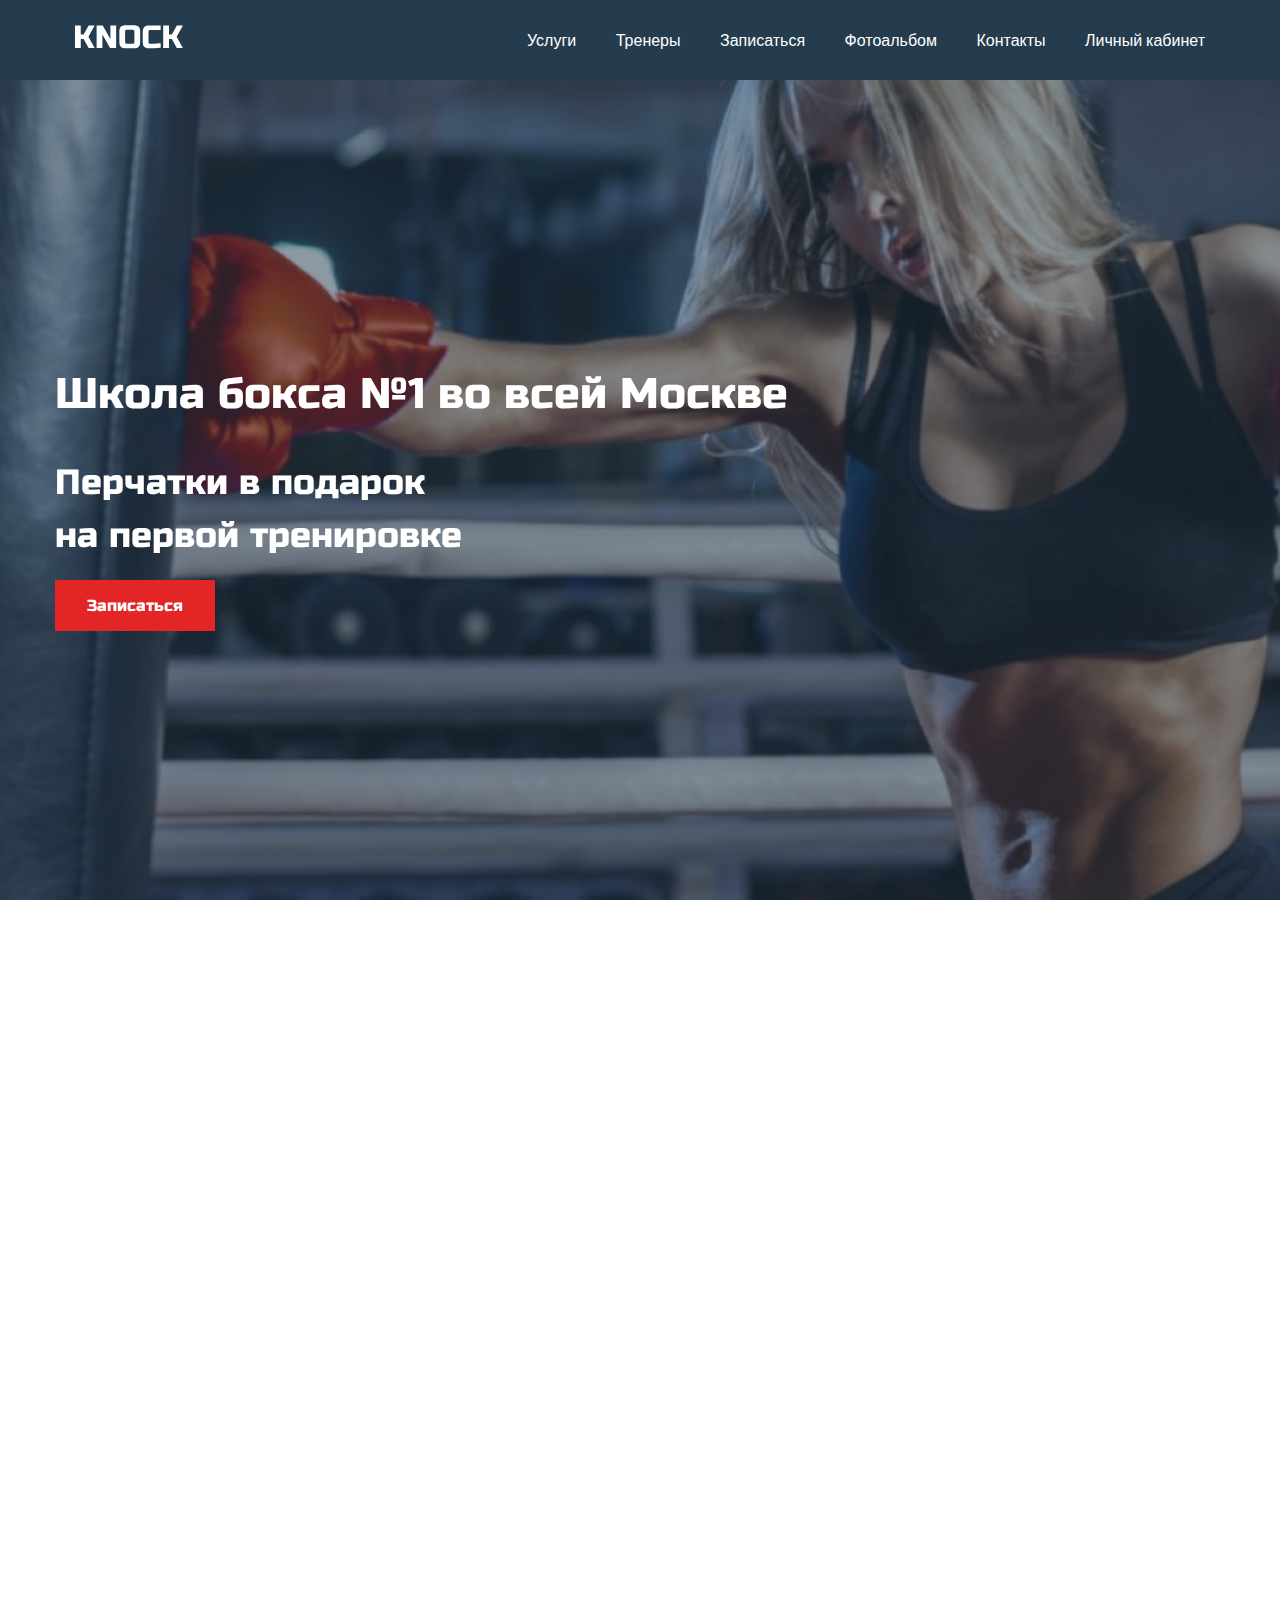
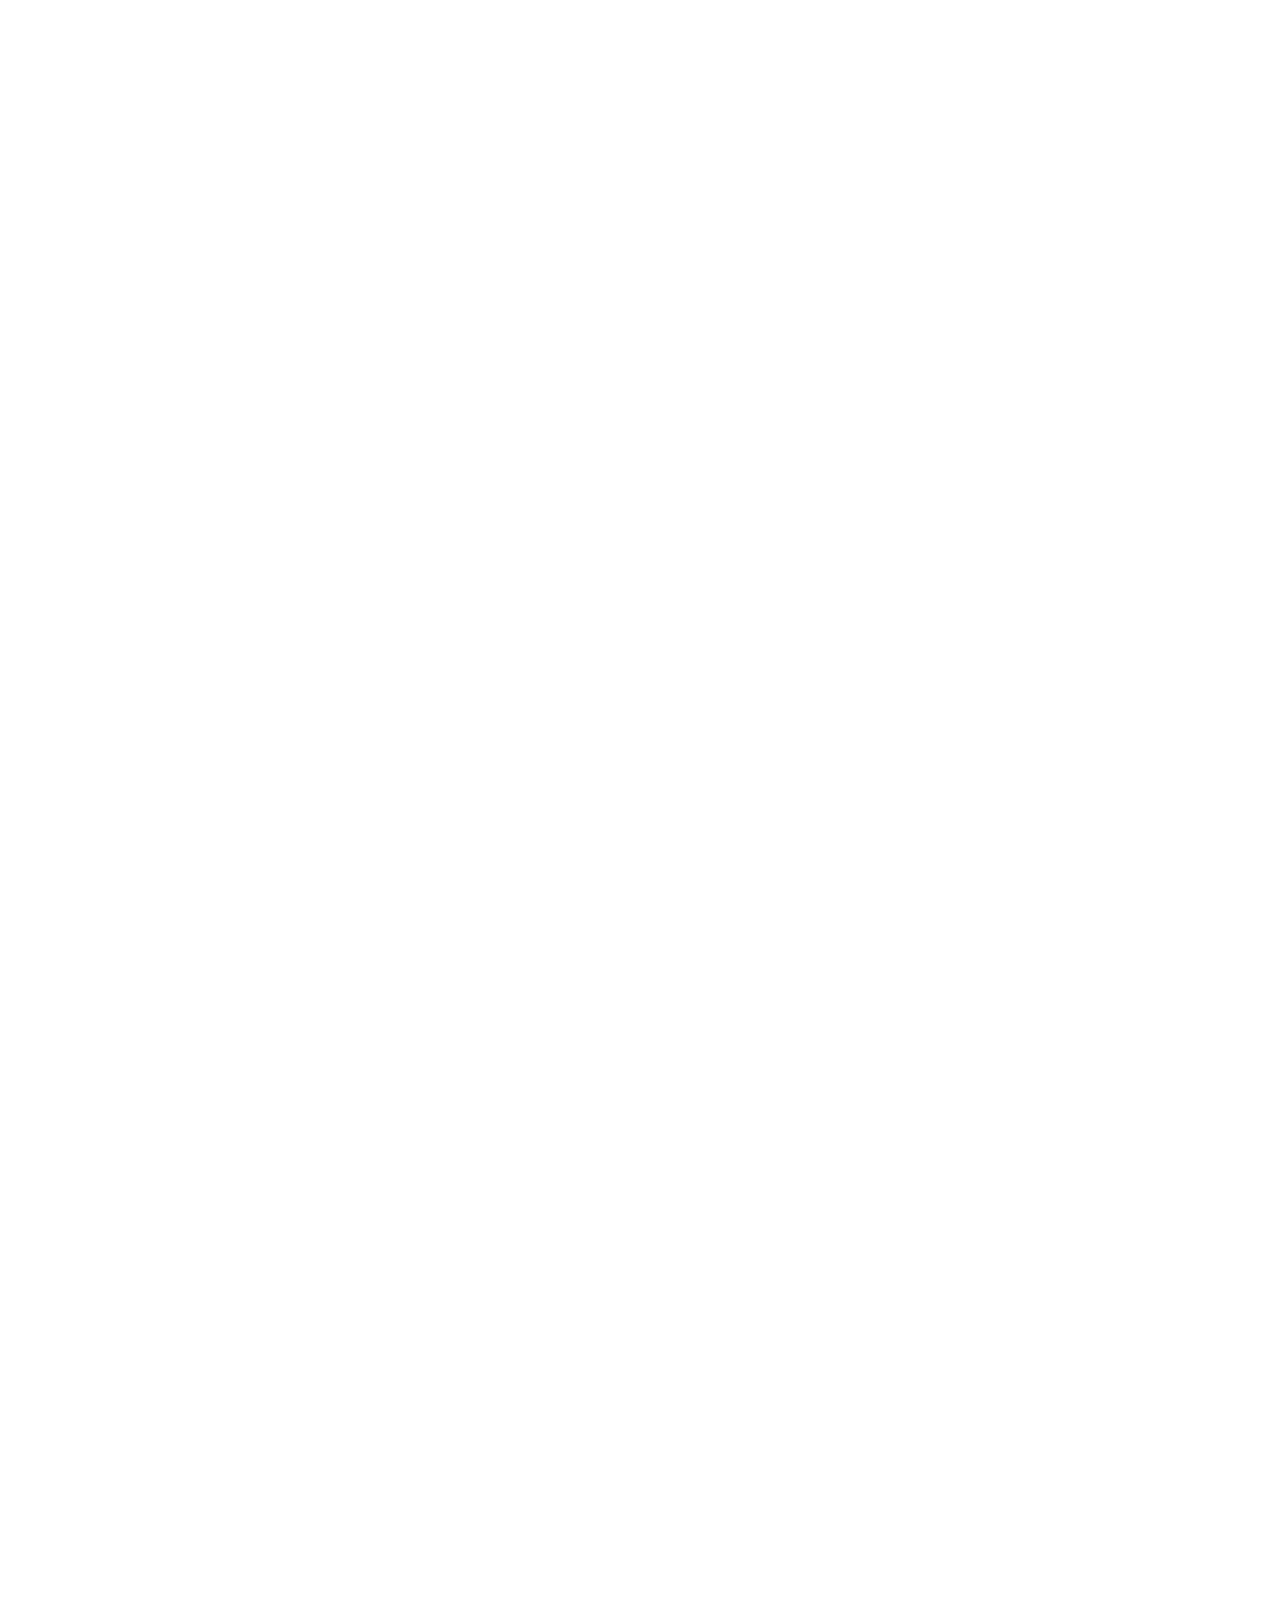
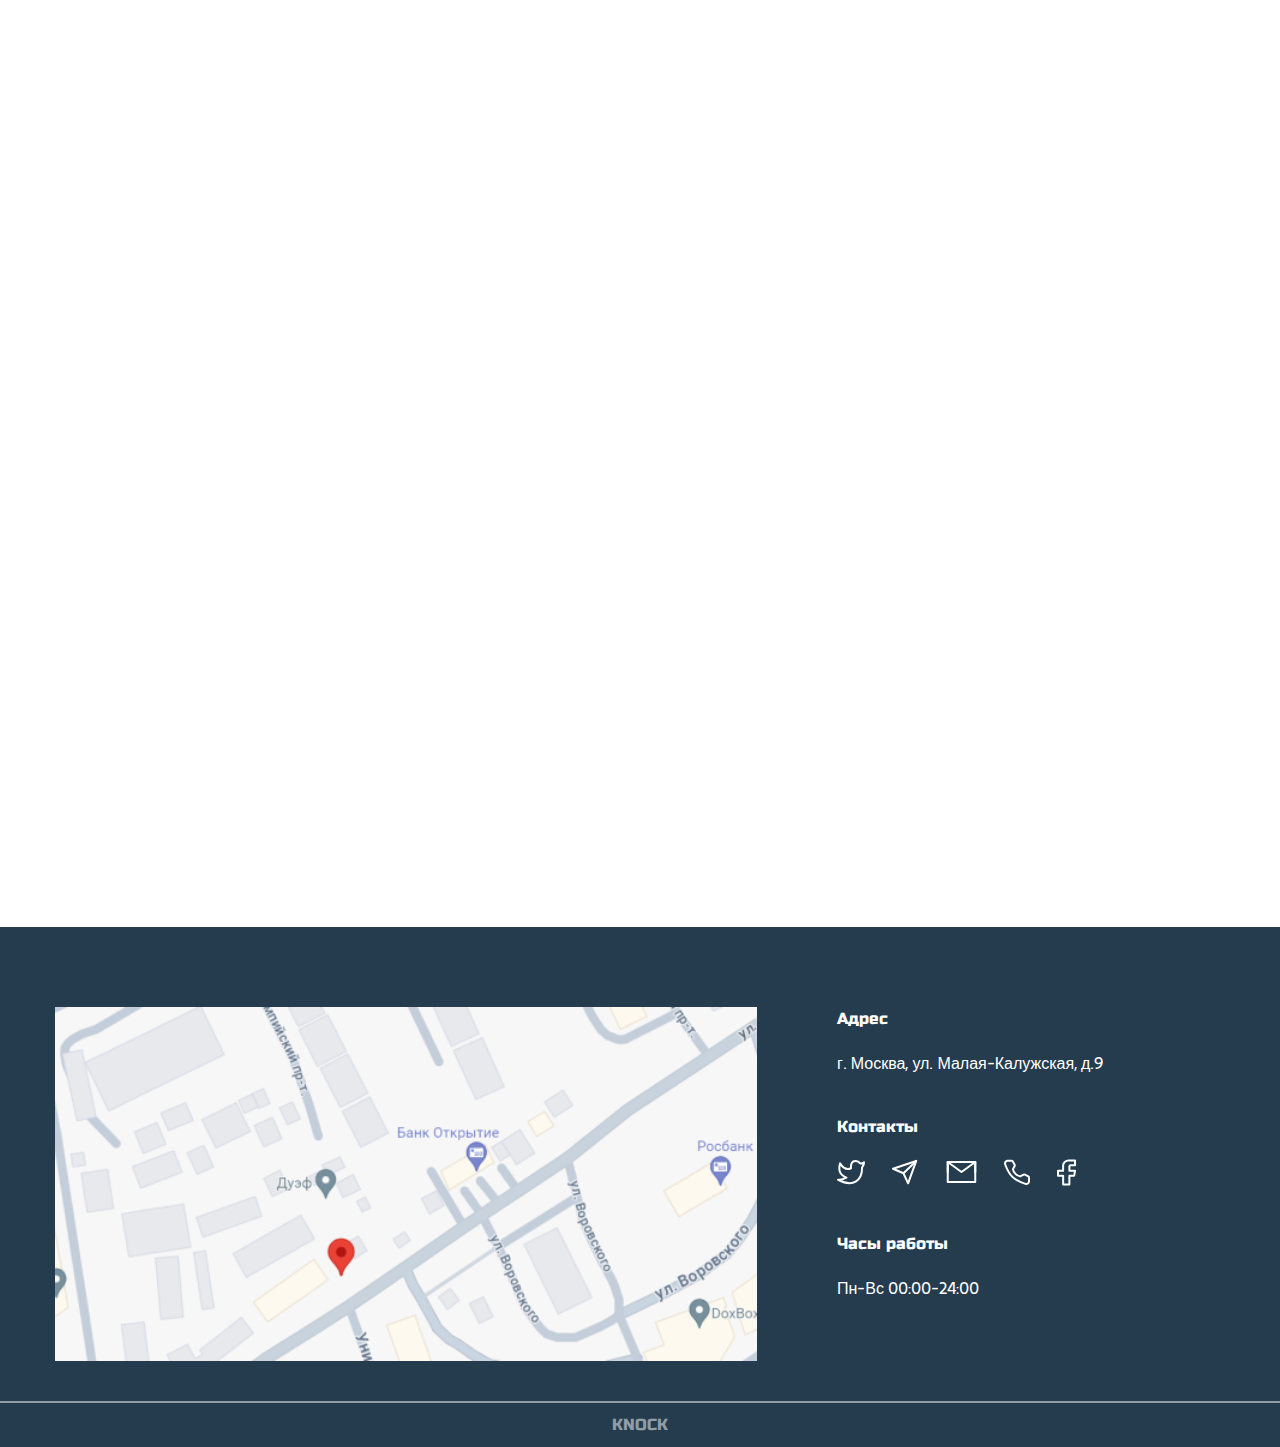
<file: frontend/pages/index.html>
<!doctype html>
<html lang="ru">
<head>
    <meta charset="UTF-8">
    <meta name="viewport" content="width=device-width, user-scalable=no, initial-scale=1.0, maximum-scale=1.0, minimum-scale=1.0">
    <meta http-equiv="X-UA-Compatible" content="ie=edge">
    <script src="../scripts/common/jquery-3.7.1.min.js"></script>
    <link rel="stylesheet" href="../styles/common/bootstrap.css">
    <link href="https://unpkg.com/aos@2.3.1/dist/aos.css" rel="stylesheet">
    <link rel="stylesheet" href="../styles/common/fonts.css">
    <link rel="stylesheet" href="../styles/common/initial-styles.css">
    <link rel="stylesheet" href="../styles/common/preloader.css">
    <link rel="stylesheet" href="../styles/common/nav.css">
    <link rel="stylesheet" href="../styles/landing/header.css">
    <link rel="stylesheet" href="../styles/landing/about-us.css">
    <link rel="stylesheet" href="../styles/landing/our-services.css">
    <link rel="stylesheet" href="../styles/landing/our-coaches.css">
    <link rel="stylesheet" href="../styles/landing/sign-training.css">
    <link rel="stylesheet" href="../styles/landing/photo-album.css">
    <link rel="stylesheet" href="../styles/landing/footer.css">
    <link rel="shortcut icon" href="../images/favicon/logo.svg" type="image/x-icon">
    <title>Школа бокса</title>
</head>
<body>
    <div class="preloader">
        <ul class="preloader__container">
            <li class="preloader__li" id="a"></li>
            <li class="preloader__li" id="b"></li>
            <li class="preloader__li" id="c"></li>
            <li class="preloader__li" id="d"></li>
            <li class="preloader__li" id="e"></li>
            <li class="preloader__li" id="f"></li>
            <li class="preloader__li" id="g"></li>
            <li class="preloader__li" id="h"></li>
            <li class="preloader__li" id="i"></li>
        </ul>
    </div>

    <nav class="nav">
        <div class="container">
            <div class="row nav__container">
                <div class="col-4 col-md-6 nav__logo">
                    <img src="../images/favicon/logo.svg" alt="logo">
                </div>
                <div class="col-md-6 nav__burger"><span></span></div>
                <ul class="col-8 col-md-12 nav__ul">
                    <li class="nav__li">
                        <a class="nav__li_font" href="#our-services">Услуги</a>
                    </li>
                    <li class="nav__li">
                        <a class="nav__li_font" href="#coaches">Тренеры</a>
                    </li>
                    <li class="nav__li">
                        <a class="nav__li_font" href="#training">Записаться</a>
                    </li>
                    <li class="nav__li">
                        <a class="nav__li_font" href="#photo">Фотоальбом</a>
                    </li>
                    <li class="nav__li">
                        <a class="nav__li_font" href="#footer">Контакты</a>
                    </li>
                    <li class="nav__li">
                        <a class="nav__li_font" href="account.html">Личный кабинет</a>
                    </li>
                </ul>
            </div>
        </div>
    </nav>

    <header class="header">
        <div class="container">
            <div class="row header__container">
                <h1 class="col-12 header_heading">Школа бокса №1 во всей Москве</h1>

                <p class="col-12 header_font">Перчатки в подарок<br>на первой тренировке</p>

                <div class="col-12">
                    <a class="header_button-style" href="#training">Записаться</a>
                </div>
            </div>
        </div>
    </header>

    <main>
        <section class="container" data-aos="flip-left">
            <div class="row about-us">
                <div class="about-us__box">
                    <img class="about-us__box_size" src="../images/landing/about-us/boxing.svg" alt="boxing">
                    <p class="about-us_font">Собственные методики</p>
                </div>
                <div class="about-us__box">
                    <img class="about-us__box_size" src="../images/landing/about-us/calendar.svg" alt="boxing">
                    <p class="about-us_font">Гибкий график</p>
                </div>
                <div class="about-us__box">
                    <img class="about-us__box_size" src="../images/landing/about-us/map-marker.svg" alt="boxing">
                    <p class="about-us_font">Удобное расположение</p>
                </div>
                <div class="about-us__box">
                    <img class="about-us__box_size" src="../images/landing/about-us/car.svg" alt="boxing">
                    <p class="about-us_font">Бесплатная парковка</p>
                </div>
            </div>
        </section>

        <section class="our-services" id="our-services" data-aos="flip-left">
            <div class="container">
                <div class="row our-services__container">
                    <h2 class="col-12 heading heading_font">Наши услуги</h2>
                    <div class="service">
                        <h3 class="service_heading">Индивидуальные тренировки</h3>
                        <div class="service__text-box">
                            <p>Разовое посещение</p>
                            <p>1000 руб.</p>
                        </div>
                        <div class="service__text-box">
                            <p>Абонимент на 8 посещений</p>
                            <p>9000 руб.</p>
                        </div>
                        <div class="service__text-box">
                            <p>Абонимент на 15 посещений</p>
                            <p>11000 руб.</p>
                        </div>
                        <a class="service__button service__button_style" href="#training">Записаться</a>
                    </div>
                    <div class="service">
                        <h3 class="service_heading">Групповые тренировки</h3>
                        <div class="service__text-box">
                            <p>Разовое посещение</p>
                            <p>1000 руб.</p>
                        </div>
                        <div class="service__text-box">
                            <p>Абонимент на 8 посещений</p>
                            <p>9000 руб.</p>
                        </div>
                        <div class="service__text-box">
                            <p>Абонимент на 15 посещений</p>
                            <p>11000 руб.</p>
                        </div>
                            <a class="service__button service__button_style" href="#training">Записаться</a>
                    </div>
                </div>
            </div>
        </section>

        <section class="container coaches" id="coaches" data-aos="flip-left">
            <h2 class="col-12 heading heading_font">Наши тренеры</h2>

            <div class="row slider">
                <div class="col-12 slider__length">
                    <div class="slider__card">
                        <img class="slider__image" src="../images/landing/our-coaches/coach-1.png" alt="coaches">
                        <div class="slider__info-box">
                            <h4 class="slider__info-box_heading">Родионов Дмитрий</h4>
                            <p class="slider__info-box_font">Тренер по боксу<br>Стаж: 5 лет</p>
                        </div>
                    </div>

                    <div class="slider__card">
                        <img class="slider__image" src="../images/landing/our-coaches/coach-2.png" alt="coaches">
                        <div class="slider__info-box">
                            <h4 class="slider__info-box_heading">Дашкова Елизавета</h4>
                            <p class="slider__info-box_font">Инструктор по боксу<br>Стаж: 21 год</p>
                        </div>
                    </div>

                    <div class="slider__card">
                        <img class="slider__image" src="../images/landing/our-coaches/coach-3.png" alt="coaches">
                        <div class="slider__info-box">
                            <h4 class="slider__info-box_heading">Дмитриев Родион</h4>
                            <p class="slider__info-box_font">Тренер по боксу<br>Стаж: 7 лет</p>
                        </div>
                    </div>
                </div>
            </div>

            <div class="coaches__switches">
                <div class="coaches__ellipse">
                    <div class="coaches__ellipse_big"></div>
                    <div class="coaches__ellipse_mini"></div>
                </div>
            </div>
        </section>

        <section class="training" id="training" data-aos="flip-left">
            <div class="container">
                <form class="row training__container" method="POST" action="log.html">
                    <h4 class="col-12 training_heading">Запись на тренировку</h4>

                    <fieldset class="training__select">
                        <select class="col-12 training__select_style" name="type">
                            <option value="" disabled>Вид тренировки</option>
                            <option value="individual">Индивидуальная</option>
                            <option value="group">Групповая</option>
                        </select>
                        <img class="training__select_arrow" src="../images/general/arrow.svg" alt="arrow">
                    </fieldset>

                    <fieldset class="training__select">
                        <select class="col-12 training__select_style" name="name">
                            <option value="" disabled>ФИО тренера</option>
                            <option value="rodionov">Родионов Дмитрий</option>
                            <option value="dashkova">Дашкова Елизавета</option>
                            <option value="dmitriev">Дмитриев Родион</option>
                        </select>
                        <img class="training__select_arrow" src="../images/general/arrow.svg" alt="arrow">
                    </fieldset>

                    <fieldset class="training__select">
                        <select class="col-12 training__select_style" name="time">
                            <option value="time" disabled>Время тренировки</option>
                            <option value="9">9:00</option>
                            <option value="14">14:00</option>
                            <option value="19">19:00</option>
                        </select>
                        <img class="training__select_arrow" src="../images/general/arrow.svg" alt="arrow">
                    </fieldset>

                    <input class="col-12 training__submit training__submit_style" type="submit" value="Записаться">
                </form>
            </div>
        </section>

        <section class="container photo" id="photo" data-aos="flip-left">
            <h2 class="col-12 heading heading_font">Фотоальбом</h2>
            <div class="row photo__container">
                <div class="photo__box-image">
                    <img src="../images/landing/photo-album/photo-1.png" alt="photo">
                </div>
                <div class="photo__box-image">
                    <img src="../images/landing/photo-album/photo-2.png" alt="photo">
                </div>
                <div class="photo__box-image">
                    <img src="../images/landing/photo-album/photo-3.png" alt="photo">
                </div>
                <div class="photo__box-image">
                    <img src="../images/landing/photo-album/photo-4.png" alt="photo">
                </div>
                <div class="photo__box-image">
                    <img src="../images/landing/photo-album/photo-5.png" alt="photo">
                </div>
                <div class="photo__box-image">
                    <img src="../images/landing/photo-album/photo-6.png" alt="photo">
                </div>
                <div class="photo__box-image">
                    <img src="../images/landing/photo-album/photo-7.png" alt="photo">
                </div>
                <div class="photo__box-image">
                    <img src="../images/landing/photo-album/photo-8.png" alt="photo">
                </div>
            </div>
        </section>
    </main>

    <footer class="footer" id="footer">
        <div class="container">
            <div class="row footer__container">
                <div class="col-7 col-md-12 footer__map">
                    <img class="footer__map_size" src="../images/landing/footer/map.png" alt="map">
                </div>

                <div class="col-5 col-md-12 footer__info">
                    <h5 class="footer__info_heading">Адрес</h5>
                    <p class="footer__info_text">г. Москва, ул. Малая-Калужская, д.9</p>
                    <h5 class="footer__info_heading">Контакты</h5>
                    <ul class="footer__link-ul">
                        <li>
                            <a href="#">
                                <img class="footer__link-ul_size" src="../images/landing/footer/twitter.svg" alt="twitter">
                            </a>
                        </li>
                        <li>
                            <a href="#">
                                <img class="footer__link-ul_size" src="../images/landing/footer/telegram.svg" alt="telegram">
                            </a>
                        </li>
                        <li>
                            <a href="#">
                                <img class="footer__link-ul_size" src="../images/landing/footer/mail.svg" alt="mail">
                            </a>
                        </li>
                        <li>
                            <a href="#">
                                <img class="footer__link-ul_size" src="../images/landing/footer/telephone.svg" alt="telephone">
                            </a>
                        </li>
                        <li>
                            <a href="#">
                                <img class="footer__link-ul_size" src="../images/landing/footer/facebook.svg" alt="facebook">
                            </a>
                        </li>
                    </ul>
                    <h5 class="footer__info_heading">Часы работы</h5>
                    <p class="footer__info_text">Пн-Вс 00:00-24:00</p>
                </div>
            </div>
        </div>
        <div class="col-12 footer__down">
            <h5 class="footer__down_font">Knock</h5>
        </div>
    </footer>

    <script src="https://unpkg.com/aos@2.3.1/dist/aos.js"></script>
    <script>AOS.init();</script>
    <script src="../scripts/common/preloader.js"></script>
    <script src="../scripts/common/burger-class.js"></script>
    <script src="../scripts/common/burger.js"></script>
    <script src="../scripts/landing/slider-class.js"></script>
    <script src="../scripts/landing/slider-coaches.js"></script>
</body>
</html>
</file>
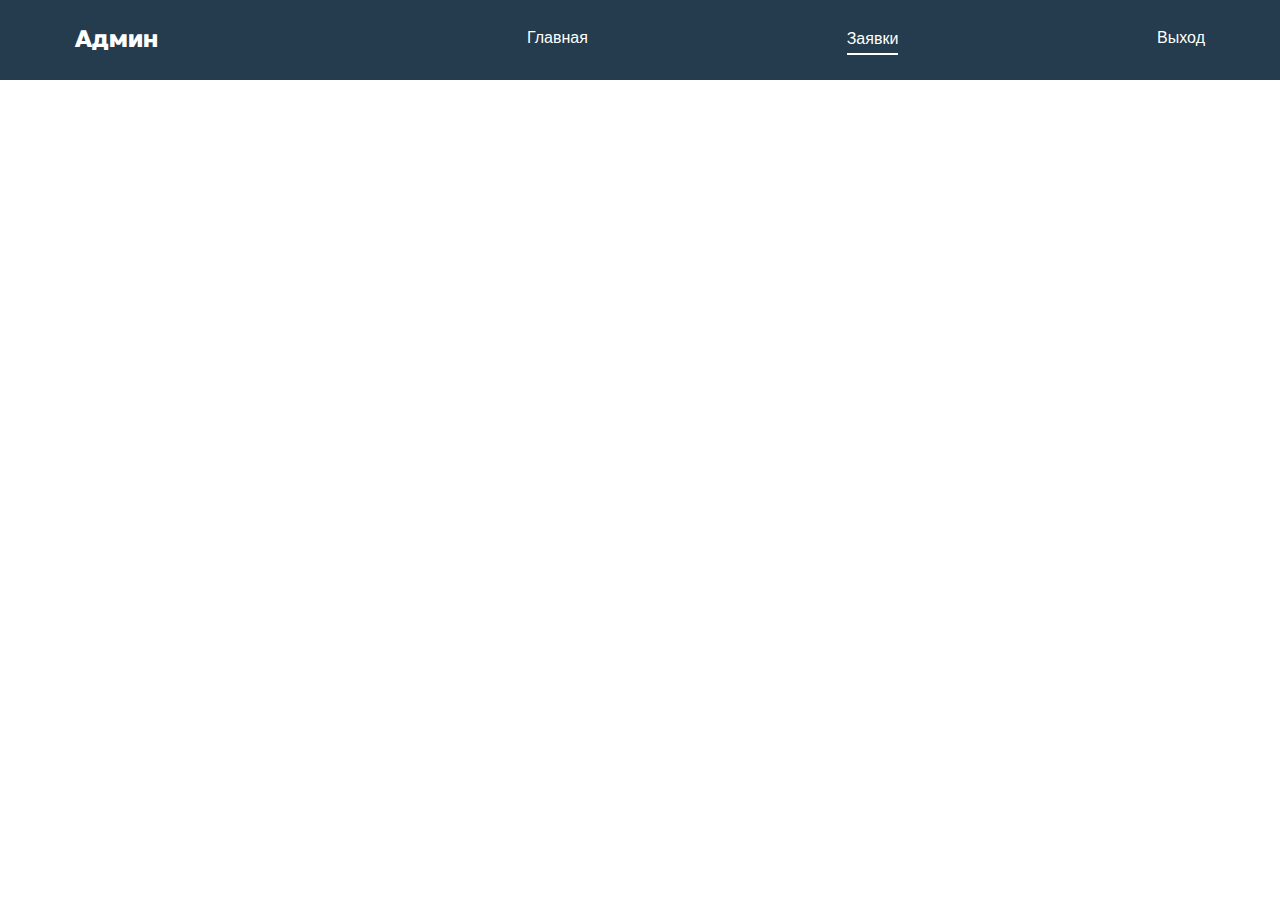
<file: frontend/pages/admin.html>
<!DOCTYPE html>
<html lang="en">
<head>
    <meta charset="UTF-8">
    <meta name="viewport" content="width=device-width, user-scalable=no, initial-scale=1.0, maximum-scale=1.0, minimum-scale=1.0">
    <meta http-equiv="X-UA-Compatible" content="ie=edge">
    <script src="../scripts/common/jquery-3.7.1.min.js"></script>
    <link rel="stylesheet" href="../styles/common/bootstrap.css">
    <link rel="stylesheet" href="../styles/common/fonts.css">
    <link rel="stylesheet" href="../styles/common/initial-styles.css">
    <link rel="stylesheet" href="../styles/common/preloader.css">
    <link rel="stylesheet" href="../styles/common/nav.css">
    <link rel="stylesheet" href="../styles/account/users/account.css">
    <link rel="stylesheet" href="../styles/landing/sign-training.css">
    <link rel="shortcut icon" href="../images/favicon/logo.svg" type="image/x-icon">
    <title>Админ</title>
</head>
<body>
    <div class="preloader">
        <ul class="preloader__container">
            <li class="preloader__li" id="a"></li>
            <li class="preloader__li" id="b"></li>
            <li class="preloader__li" id="c"></li>
            <li class="preloader__li" id="d"></li>
            <li class="preloader__li" id="e"></li>
            <li class="preloader__li" id="f"></li>
            <li class="preloader__li" id="g"></li>
            <li class="preloader__li" id="h"></li>
            <li class="preloader__li" id="i"></li>
        </ul>
    </div>

    <nav class="nav">
        <div class="container">
            <div class="row nav__container">
                <div class="col-4 col-md-6 nav__logo">
                    <h2 class="nav_heading">Админ</h2>
                </div>
                <div class="col-md-6 nav__burger"><span></span></div>
                <ul class="col-8 col-md-12 nav__ul">
                    <li class="nav__li">
                        <a class="nav__li_font" href="index.html">Главная</a>
                    </li>
                    <li class="nav__li">
                        <button class="nav__li_font nav__li_font_active">Заявки</button>
                    </li>
                    <li class="nav__li">
                        <a class="nav__li_font" href="log.html">Выход</a>
                    </li>
                </ul>
            </div>
        </div>
    </nav>

    <main class="container account" data-admin data-applications-available></main>

    <script src="../scripts/common/preloader.js"></script>
    <script src="../scripts/common/burger-class.js"></script>
    <script src="../scripts/common/burger.js"></script>
    <script src="../scripts/account/list-applications.js"></script>
    <script src="../scripts/account/change-user-application.js"></script>
</body>
</html>
</file>
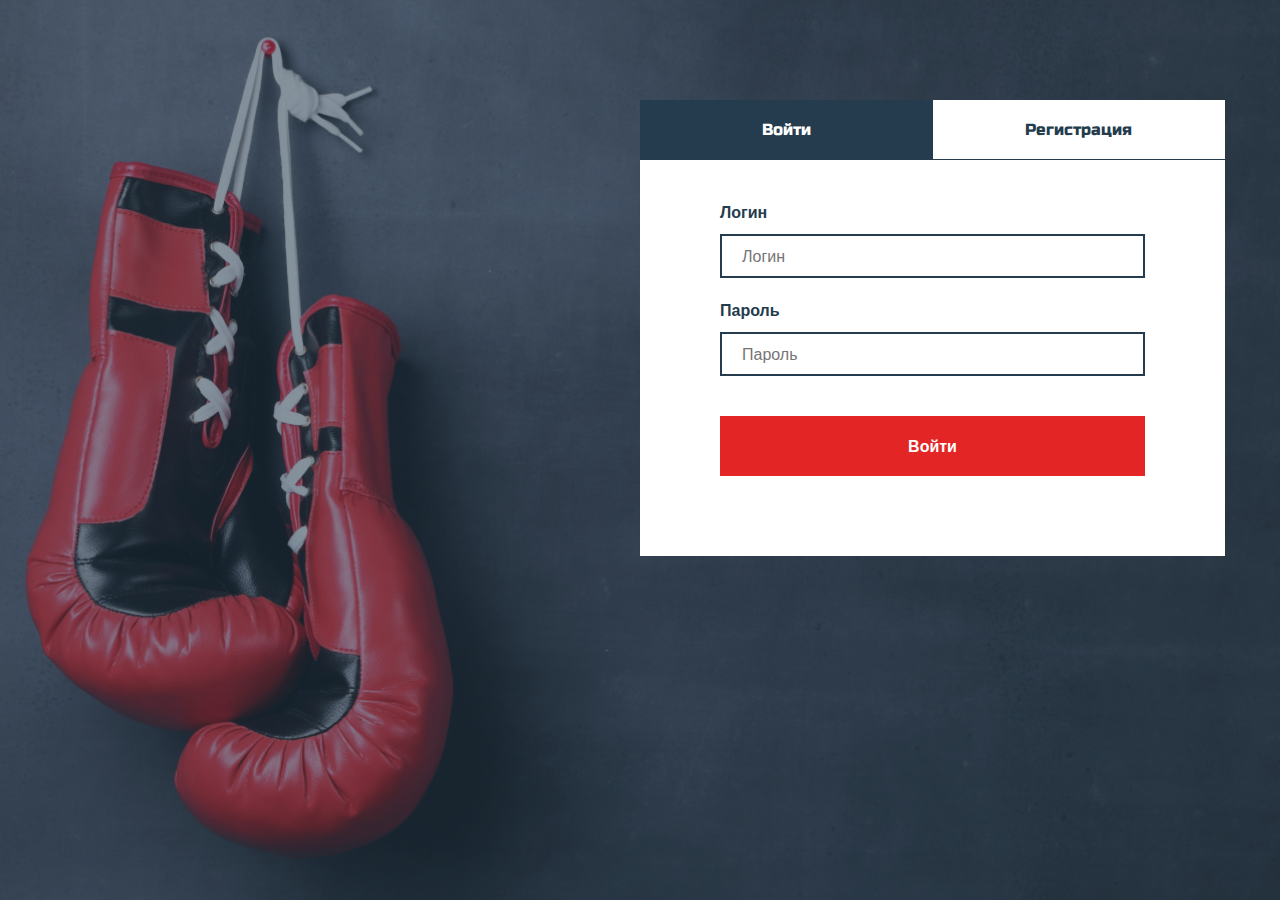
<file: frontend/pages/log.html>
<!DOCTYPE html>
<html lang="en">
<head>
    <meta charset="UTF-8">
    <meta name="viewport" content="width=device-width, user-scalable=no, initial-scale=1.0, maximum-scale=1.0, minimum-scale=1.0">
    <meta http-equiv="X-UA-Compatible" content="ie=edge">
    <script src="../scripts/common/jquery-3.7.1.min.js"></script>
    <link rel="stylesheet" href="../styles/common/bootstrap.css">
    <link rel="stylesheet" href="../styles/common/fonts.css">
    <link rel="stylesheet" href="../styles/common/initial-styles.css">
    <link rel="stylesheet" href="../styles/common/preloader.css">
    <link rel="stylesheet" href="../styles/account/login/log.css">
    <link rel="shortcut icon" href="../images/favicon/logo.svg" type="image/x-icon">
    <title>Вход</title>
</head>
<body>
    <div class="preloader">
    <ul class="preloader__container">
        <li class="preloader__li" id="a"></li>
        <li class="preloader__li" id="b"></li>
        <li class="preloader__li" id="c"></li>
        <li class="preloader__li" id="d"></li>
        <li class="preloader__li" id="e"></li>
        <li class="preloader__li" id="f"></li>
        <li class="preloader__li" id="g"></li>
        <li class="preloader__li" id="h"></li>
        <li class="preloader__li" id="i"></li>
    </ul>
</div>

    <div class="log">
        <div class="container log__container">
            <form class="row log__form" method="POST" action="account.html">
                <fieldset class="log__button-box">
                    <button class="log__button log__button_style log__button_style_active" type="button">Войти</button>
                    <button class="log__button log__button_style" type="button" onclick="showRegistration();">Регистрация</button>
                </fieldset>

                <fieldset class="log__input-box">
                    <label class="log_font" for="login">Логин</label>
                    <input class="log__input log__input_style" type="text" id="login" name="login" placeholder="Логин">
                    <label class="log_font" for="password">Пароль</label>
                    <input class="log__input log__input_style" type="password" id="password" name="password" placeholder="Пароль" data-last-input>
                    <input class="log__submit log__submit_style" type="submit" value="Войти">
                </fieldset>
            </form>
        </div>
    </div>

    <script src="../scripts/common/preloader.js"></script>
    <script src="../scripts/account/switchForms.js"></script>
</body>
</html>
</file>
<file: frontend/styles/common/fonts.css>
@font-face {
    font-family: 'Russo One';
    src: local('Russo One Regular'), local('Russo-One-Regular'),
    url('../../fonts/russo_one-regular/RussoOne-Regular.woff2') format('woff2'),
    url('../../fonts/russo_one-regular/RussoOne-Regular.woff') format('woff'),
    url('../../fonts/russo_one-regular/RussoOne-Regular.ttf') format('truetype');
    font-weight: 400;
    font-style: normal;
}

@font-face {
    font-family: 'Sarala';
    src: local('Sarala Regular'), local('Sarala-Regular'),
    url('../../fonts/sarala-regular/Sarala-Regular.woff2') format('woff2'),
    url('../../fonts/sarala-regular/Sarala-Regular.woff') format('woff'),
    url('../../fonts/sarala-regular/Sarala-Regular.ttf') format('truetype');
    font-weight: 400;
    font-style: normal;
}

@font-face {
    font-family: 'Sarala';
    src: local('Sarala Bold'), local('Sarala-Bold'),
    url('../../fonts/sarala-bold/Sarala-Bold.woff2') format('woff2'),
    url('../../fonts/sarala-bold/Sarala-Bold.woff') format('woff'),
    url('../../fonts/sarala-bold/Sarala-Bold.ttf') format('truetype');
    font-weight: 700;
    font-style: normal;
}
</file>
<file: frontend/styles/common/initial-styles.css>
:root {
    --main-color: #243C4D;
    --accent-color: #E32525;
    --transition: .3s;
}

html {
    font-size: 16px;
}

* {
    font-family: 'Sarala', sans-serif;
    font-weight: 400;
    font-size: 1rem;
    margin: 0;
    padding: 0;
    border: 0;
    box-sizing: border-box;
}

a {
    text-decoration: none;
    color: #fff;
}

.heading {
    margin: 80px 0 40px 0;
    width: 100%;
}

.heading_font {
    text-align: center;
    font-family: 'Russo One', sans-serif;
    font-size: 2rem;
}

::selection {
    background-color: var(--accent-color);
}

@media (max-width: 992px) {
    html {
        font-size: 14px;
    }
}
</file>
<file: frontend/styles/common/preloader.css>
.preloader {
    position: fixed;
    height: 100%;
    width: 100%;
    top: 0;
    left: 0;
    z-index: 100;
    background-color: #fff;
    opacity: 1;
    transition: var(--transition);
}

.preloader__container {
    background: var(--accent-color);
    position: absolute;
    left: 50%;
    top: 50%;
    transform: rotate(45deg) translate(-50%, -50%);
}

.preloader__li {
    list-style-type: none;
    position: absolute;
    top: 0;
    left: 0;
    width: 20px;
    height: 20px;
    background-color: var(--accent-color);
    border-radius: 50%;
}

#a {
    animation: a 1s ease-in-out infinite;
    top: -40px;
    left: -40px;
}

#b {
    animation: b 1s ease-in-out infinite;
    top: -40px;
    left: 0;
}

#c {
    animation: c 1s ease-in-out infinite;
    top: -40px;
    left: 40px;
}

#d {
    animation: d 1s ease-in-out infinite;
    top: 0;
    left: -40px;
}

#e {
    animation: e 1s ease-in-out infinite;
    top: 0;
    left: 0;
}

#f {
    animation: f 1s ease-in-out infinite;
    top: 0;
    left: 40px;
}

#g {
    animation:g 1s ease-in-out infinite;
    top: 40px;
    left: -40px;
}

#h {
    animation: h 1s ease-in-out infinite;
    top: 40px;
    left: 0;
}

#i {
    animation: i 1s ease-in-out infinite;
    top: 40px;
    left: 40px;
}

@keyframes a {
    50% {
        top: 0;
        left: -40px;
    }

    100% {
        top: 0;
        left: -40px;
    }
}

@keyframes b {
    50% {
        top: -40px;
        left: -40px;
    }

    100% {
        top: -40px;
        left: -40px;
    }
}

@keyframes c {
    50% {
        top: -40px;
        left: 0;
    }

    100% {
        top: -40px;
        left: 0;
    }
}

@keyframes d {
    50% {
        top: 40px;
        left: -40px;
    }

    100% {
        top: 40px;
        left: -40px;
    }
}

@keyframes f {
    50% {
        top: -40px;
        left: 40px;
    }

    100% {
        top: -40px;
        left: 40px;
    }
}

@keyframes g {
    50% {
        top: 40px;
        left: 0;
    }

    100% {
        top: 40px;
        left: 0;
    }
}

@keyframes h {
    50% {
        top: 40px;
        left: 40px;
    }

    100% {
        top: 40px;
        left: 40px;
    }
}

@keyframes i {
    50% {
        top: 0;
        left: 40px;
    }

    100% {
        top: 0;
        left: 40px;
    }
}
</file>
<file: frontend/styles/common/nav.css>
.nav {
    position: fixed;
    top: 0;
    left: 0;
    z-index: 20;

    height: 80px;
    width: 100%;

    background-color: var(--main-color);
}

.nav__container {
    display: flex;
    justify-content: space-between;
    align-items: center;

    width: 100%;
    padding: 0 20px;
}

.nav_heading {
    font-family: 'Russo One', sans-serif;
    font-size: 1.5rem;
    color: #fff;
}

.nav__burger {
    display: none;
}

.nav__ul {
    display: flex;
    justify-content: space-between;

    width: 60%;

    list-style-type: none;
}

.nav__li_font {
    color: #fff;
    cursor: pointer;
    background-color: initial;
    transition: var(--transition);
}

.nav__li_font:hover {
    color: var(--accent-color);
}

.nav__li_font_active {
    padding-bottom: 2px;

    border-bottom: 2px solid #fff;
    transition: var(--transition);
}

.nav__li_font_active:hover {
    border-bottom: 2px solid var(--accent-color);
}

@media (max-width: 992px) {
    .nav__ul {
        width: 70%;
    }

    .nav__ul[data-users] {
        width: 60%;
    }
}

@media (max-width: 768px) {
    .nav__container {
        padding: 0;
    }

    .nav__logo {
        position: relative;
        z-index: 30;

        width: 50%;
    }

    .nav__burger {
        position: relative;
        z-index: 30;

        display: block;

        width: 60px;
        height: 20px;

        cursor: pointer;
    }

    .nav__burger > span,
    .nav__burger::before,
    .nav__burger::after {
        position: absolute;
        right: 0;

        width: 100%;
        height: 4px;

        background-color: var(--accent-color);
    }

    .nav__burger::before,
    .nav__burger::after {
        content: '';
    }

    .nav__burger > span {
        top: calc(100% / 2);

        transform: translate(0, -50%);
    }

    .nav__burger::before {
        top: 0;
    }

    .nav__burger::after {
        top: calc(100%);

        transform: translate(0, -100%);
    }

    .nav__ul {
        position: absolute;
        top: -100vh;
        left: 100%;
        z-index: 20;

        flex-direction: column;
        justify-content: flex-start;
        align-items: center;

        width: 100%;
        height: 100vh;

        background-color: var(--main-color);
        transition: var(--transition);
    }

    .nav__ul[data-users] {
        width: 100%;
    }

    .nav__ul_active {
        top: 80px;
        left: 0;
    }

    .nav__li_font {
        font-size: 2rem;
    }

    .nav__li:not(:last-child) {
        margin-bottom: 40px;
    }
}

@media (max-width: 576px) {
    .nav__ul {
        align-items: flex-start;
        padding: 0 10px;
    }
}
</file>
<file: frontend/styles/landing/header.css>
.header {
    position: relative;
    top: 80px;
    z-index: 10;

    margin-bottom: 80px;

    background: url('../../images/landing/header/bg.png') no-repeat center / cover;
}

.header__container {
    display: flex;
    flex-direction: column;
    justify-content: center;

    height: calc(100vh - 80px);
}

.header_heading,
.header_font {
    margin-bottom: 30px;

    font-family: 'Russo One', sans-serif;
    color: #fff;
}

.header_heading {
    font-size: 2.7rem;
}

.header_font {
    font-size: 2.2rem;
}

.header_button-style {
    padding: 16px 32px;

    font-family: 'Russo One', sans-serif;
    color: #fff;
    background-color: var(--accent-color);
    transition: var(--transition);
}

.header_button-style:hover {
    padding: 20px 40px;

    color: var(--accent-color);
    background-color: #fff;
}

@media (max-width: 768px) {
    .header_heading,
    .header_font {
        margin-bottom: 20px;
    }
}

@media (max-width: 576px) {
    .header_heading {
        font-size: 2rem;
    }

    .header_font {
        font-size: 1.8rem;
    }
}
</file>
<file: frontend/styles/landing/about-us.css>
.about-us {
    display: flex;
    justify-content: center;
    flex-wrap: wrap;

    padding-top: 80px;
    margin-bottom: 80px;
}

.about-us:before,
.about-us:after {
    content: '';

    width: 60%;
    height: 2px;
    margin-left: 20%;
    margin-right: 20%;

    background-color: var(--main-color);
}

.about-us:before,
.about-us__box_size {
    margin-bottom: 30px;
}

.about-us:after {
    margin-top: 30px;
}

.about-us__box {
    display: flex;
    align-items: center;
    justify-content: flex-end;
    flex-direction: column;

    width: 25%;
}

.about-us__box_size {
    width: 30%;
}

.about-us_font {
    text-transform: uppercase;
    font-family: 'Russo One', sans-serif;
    color: var(--main-color);
}

@media (max-width: 992px) {
    .about-us:before,
    .about-us:after {
        width: 80%;
        margin-left: 10%;
        margin-right: 10%;
    }

    .about-us__box {
        width: 50%;
    }

    .about-us__box:nth-child(1),
    .about-us__box:nth-child(2) {
        margin-bottom: 30px;
    }

    .about-us__box_size {
        width: 20%;
    }
}

@media (max-width: 768px) {
    .about-us_font {
        text-align: center;
    }
}

@media (max-width: 576px) {
    .about-us__box_size {
        width: 40%;
    }
}
</file>
<file: frontend/styles/landing/our-services.css>
.our-services {
    background: url('../../images/landing/our-services/bg.png') no-repeat center / cover;
}

.our-services__container {
    display: flex;
    justify-content: space-between;
    flex-wrap: wrap;
}

.our-services__container > .heading_font {
    color: #fff;
}

.service {
    display: flex;
    flex-direction: column;
    align-items: center;
    justify-content: center;

    width: 46%;
    margin-bottom: 80px;
    padding: 0 60px;

    background-color: #fff;
}

.service_heading {
    font-family: 'Russo One', sans-serif;
    font-size: 1.25rem;

    padding: 80px 0 40px 0;
    margin-bottom: 40px;

    border-bottom: 2px solid var(--main-color);
}

.service__text-box {
    display: flex;
    justify-content: space-between;

    width: 100%;
}

.service__text-box > p {
    margin-bottom: 20px;
}

.service__button {
    margin-bottom: 60px;
    width: 100%;
    padding: 16px 0;
}

.service__button_style {
    text-align: center;
    font-family: 'Russo One', sans-serif;
    cursor: pointer;
    color: #fff;
    background-color: var(--accent-color);
    transition: var(--transition);
}

.service__button_style:hover {
    color: var(--accent-color);
    background-color: #fff;
}

@media (max-width: 992px) {
    .service {
        width: 48%;
        padding: 0 40px;
    }

    .service_heading {
        padding: 60px 0 30px 0;
    }

    .service__text-box > p {
        margin-bottom: 30px;
    }

    .service__button {
        margin-bottom: 40px;
    }
}

@media (max-width: 768px) {
    .our-services__container {
        justify-content: center;
    }

    .service {
        width: 70%;
        margin-bottom: 60px;
    }
}

@media (max-width: 576px) {
    .service {
        width: 80%;
    }
}

@media (max-width: 460px) {
    .service {
        width: 100%;
        padding: 0 10px;
    }
}
</file>
<file: frontend/styles/landing/our-coaches.css>
.coaches {
    padding-top: 1px;
    margin-bottom: 80px;
}

.coaches__switches {
    display: flex;
    justify-content: center;

    height: 40px;
}

.slider {
    margin: 0 60px 20px 60px;

    overflow: hidden;
}

.slider__length {
    display: flex;
    justify-content: space-around;

    width: 100%;
}

.slider__card {
    position: relative;

    height: 400px;
    width: 30%;

    overflow: hidden;
}

.slider__image {
    object-fit: cover;
    width: 100%;
    height: 100%;
}

.slider__info-box {
    position: absolute;
    bottom: 0;
    left: 0;

    width: 100%;
    padding: 20px 0;

    background-color: rgba(36, 60, 77, 0.8);
}

.slider__info-box_heading,
.slider__info-box_font {
    margin-bottom: 10px;

    color: #fff;
}

.slider__info-box_heading {
    display: flex;
    flex-flow: wrap column;
    align-items: center;

    font-family: 'Russo One', sans-serif;
    font-size: 1.25rem;
}

.slider__info-box_heading::after {
    content: '';

    margin-top: 10px;
    height: 1px;
    width: 50%;

    background-color: #fff;
}

.slider__info-box_font {
    font-family: "Sarala", sans-serif;
    font-weight: 700;
    text-align: center;
}

.coaches__ellipse {
    position: relative;

    display: flex;
    justify-content: center;
    align-items: center;

    width: 40px;
    height: 40px;

    cursor: pointer;
}

.coaches__ellipse:not(:last-child) {
    margin-right: 20px;
}

.coaches__ellipse_big {
    width: 24px;
    height: 24px;

    border-radius: 25px;
    background-color: var(--main-color);
}

.coaches__ellipse_mini {
    position: absolute;
    top: 11px;
    left: 11px;

    width: 18px;
    height: 18px;

    border-radius: 25px;
    background-color: #fff;
}

.coaches__ellipse_mini_active {
    background-color: var(--main-color);
}

@media (max-width: 768px) {
    .slider {
        margin: 0 20px 20px 20px;
    }
}

@media (max-width: 576px) {
    .slider {
        margin: 0 0 20px 0;
    }
}
</file>
<file: frontend/styles/landing/sign-training.css>
.training {
    padding: 80px 0;

    background: url('../../images/landing/sign-training/bg.png') no-repeat center / cover;
}

.training__edit {
    position: fixed;
    top: 0;
    left: 0;
    z-index: 999;

    display: none;
    flex-wrap: wrap;
    justify-content: center;

    width: 100%;
    height: 100%;
    padding-top: 100px;

    background-color: rgba(0, 0, 0, 0.56);
}

.training__edit-box {
    display: flex;
    flex-wrap: wrap;
    justify-content: center;

    padding: 60px 40px;
    width: 40%;
    height: 700px;

    background-color: #fff;
}

.training__container {
    display: flex;
    flex-wrap: wrap;
    justify-content: center;

    padding: 60px 40px;
    width: 40%;

    background-color: #fff;
}

.training_heading {
    margin-bottom: 40px;

    font-family: 'Russo One', sans-serif;
    font-size: 1.25rem;
}

.training__select {
    position: relative;

    width: 100%;
    padding: 12px 20px;
    margin-bottom: 40px;

    border: 1px solid #000;
}

.training__select_style {
    width: 100%;

    line-height: 26px;
    font-weight: 700;
    outline: none;
    appearance: none;
    cursor: pointer;
}

.training__select_arrow {
    position: absolute;
    top: 20px;
    right: 20px;

    height: 10px;

    transform: rotate(0deg);
    transition: var(--transition);

    pointer-events: none;
}

.training__select_arrow_active {
    transform: rotate(180deg);
}

.training__submit {
    height: 60px;
    width: 100%;
}

.training__submit_style {
    color: #fff;
    font-weight: 700;
    background-color: var(--accent-color);
    transition: var(--transition);
}

.training__submit_style:hover {
    color: var(--accent-color);
    background-color: #fff;
}

@media (max-width: 992px) {
    .training__container {
        width: 60%;
    }
}

@media (max-width: 768px) {
    .training > .container {
        display: flex;
        justify-content: center;
    }

    .training__container {
        width: 70%;
    }
}

@media (max-width: 576px) {
    .training__container {
        width: 100%;
        padding: 40px 20px;
    }
}
</file>
<file: frontend/styles/landing/photo-album.css>
.photo {
    padding-top: 1px;
    margin-bottom: 80px;
}

.photo > .heading_font {
    color: var(--main-color);
}

.photo__container {
    display: grid;
    grid-template-rows: repeat(12, 1fr);
    grid-template-columns: repeat(9, 1fr);
    gap: 10px;

    height: 500px;
    margin-bottom: 80px;
}

.photo__box-image > img {
    object-fit: cover;
    width: 100%;
    height: 100%;
}

.photo__box-image {
    cursor: pointer;
}

.photo__box-image:nth-child(1) {
    grid-row: 1 / 5;
    grid-column: 1 / 4;
}

.photo__box-image:nth-child(2) {
    grid-row: 1 / 5;
    grid-column: 4 / 8;
}

.photo__box-image:nth-child(3) {
    grid-row: 1 / 8;
    grid-column: 8 / 10;
}

.photo__box-image:nth-child(4) {
    grid-row: 5 / 8;
    grid-column: 4 / 6;
}

.photo__box-image:nth-child(5) {
    grid-row: 5 / 8;
    grid-column: 6 / 8;
}

.photo__box-image:nth-child(6) {
    grid-row: 5 / 13;
    grid-column: 1 / 4;
}

.photo__box-image:nth-child(7) {
    grid-row: 8 / 13;
    grid-column: 4 / 7;
}

.photo__box-image:nth-child(8) {
    grid-row: 8 / 13;
    grid-column: 7 / 10;
}

@media (max-width: 768px) {
    .photo__container {
        display: grid;
        grid-template-rows: repeat(35, 1fr);
        grid-template-columns: repeat(6, 1fr);
        height: 900px;
    }

    .photo__box-image:nth-child(1) {
        grid-row: 1 / 6;
        grid-column: 1 / 4;
    }

    .photo__box-image:nth-child(2) {
        grid-row: 1 / 6;
        grid-column: 4 / 7;
    }

    .photo__box-image:nth-child(3) {
        grid-row: 6 / 16;
        grid-column: 1 / 4;
    }

    .photo__box-image:nth-child(4) {
        grid-row: 6 / 14;
        grid-column: 4 / 7;
    }

    .photo__box-image:nth-child(5) {
        grid-row: 16 / 24;
        grid-column: 1 / 4;
    }

    .photo__box-image:nth-child(6) {
        grid-row: 14 / 24;
        grid-column: 4 / 7;
    }

    .photo__box-image:nth-child(7) {
        grid-row: 24 / 30;
        grid-column: 1 / 7;
    }

    .photo__box-image:nth-child(8) {
        grid-row: 30 / 36;
        grid-column: 1 / 7;
    }
}
</file>
<file: frontend/styles/landing/footer.css>
.footer {
    padding-top: 80px;

    background-color: var(--main-color);
}

.footer__container {
    display: flex;
    flex-wrap: wrap;
}

.footer__map {
    width: 60%;
}

.footer__map_size {
    object-fit: cover;
    width: 100%;
    height: 100%;
}

.footer__info {
    width: 40%;
    padding-left: 80px;
}

.footer__info_heading,
.footer__info_text {
    color: #fff
}

.footer__info_heading {
    margin-bottom: 20px;

    font-family: 'Russo One', sans-serif;
}

.footer__info_text {
    margin-bottom: 40px;
}

.footer__link-ul {
    display: flex;
    justify-content: space-between;
    align-items: center;

    margin-bottom: 40px;
    width: 240px;

    list-style-type: none;
}

.footer__link-ul_size {

}

.footer__down {
    width: 100%;
    margin-top: 40px;
    padding: 10px 0;

    border-top: 2px solid rgba(255, 255, 255, 0.5);
}

.footer__down_font {
    font-family: 'Russo One', sans-serif;
    text-align: center;
    color: rgba(255, 255, 255, 0.5);
    text-transform: uppercase;
}

@media (max-width: 768px) {
    .footer__map,
    .footer__info {
        width: 100%;
    }

    .footer__map {
        margin-bottom: 40px;
    }

    .footer__info {
        padding-left: 0;
    }
}
</file>
<file: frontend/styles/account/users/account.css>
.account {
    display: flex;
    justify-content: flex-end;
    align-items: center;
    flex-wrap: wrap;

    margin-top: 80px;
    padding-top: 40px;
}

.account[data-users] {
    justify-content: center;
}

.account__report {
    margin-right: 30px;
}

.account__report_font {
    text-decoration: underline;
    text-align: end;
    color: rgba(0, 0, 0, 0.69);
    background-color: initial;
}

.account__filter {
    justify-self: flex-end;

    /*width: calc(20% - 20px);*/
}

.account__filter_appearance {
    padding: 16px 32px;

    color: #fff;
    background-color: var(--accent-color);
    transition: var(--transition);
}

.account__filter_appearance:hover {
    color: var(--accent-color);
    background-color: #fff;
}

.applications {
    height: 420px;
    width: 100%;
    margin-top: 160px;

    overflow-y: scroll;
}

.applications[data-admin] {
    margin-top: 120px;
}

.applications__container {
    width: 100%;
    min-height: 420px;

    overflow-y: scroll;
}

.applications_heading {
    margin-bottom: 40px;

    color: var(--main-color);
    font-weight: 700;
    font-size: 1.5rem;
}

.applications_button-style {
    padding: 10px 32px;

    color: #fff;
    background-color: var(--accent-color);
    transition: var(--transition);
    font-family: 'Russo One', sans-serif;
}

.applications_button-style:hover {
    color: var(--accent-color);
    background-color: #fff;
}

.applications_button-style[data-has-applications] {
    margin-top: 40px;
}

.applications__row {
    display: flex;
    align-items: center;

    width: 100%;
    height: 60px;

    border-bottom: 2px solid var(--main-color);
}

.applications > .application__row:last-child {
    margin-bottom: 60px;
}

.applications__row_heading,
.applications__row_font {
    width: calc(100% / 6);

    color: var(--main-color);
    text-align: center;
}

.applications__row_heading {
    font-size: 1.25rem;
}

.applications__row_button-style {
    background-color: initial;
    color: var(--accent-color);
    transition: var(--transition);
    cursor: pointer;
}

.application__bg {
    position: fixed;
    top: 80px;
    left: 0;

    display: flex;
    justify-content: center;
    align-items: center;

    width: 100vw;
    height: calc(100vh - 80px);

    background-color: rgba(0, 0, 0, 0.56);
}

/*.training__container[data-admin] {*/
/*    display: flex;*/
/*    flex-direction: column;*/
/*    align-items: center;*/
/**/
/*    width: 480px;*/
/*    background-color: #fff;*/
/*}*/
</file>
<file: frontend/styles/account/login/log.css>
.log {
    width: 100vw;
    min-height: 100vh;

    background: url('../../../images/login/bg-log.png') no-repeat center / cover;
}

.log__container {
    display: flex;
    justify-content: flex-end;

    padding-top: 100px;
}

.log__form {
    width: 50%;
    margin-bottom: 80px;
}

.log__button-box {
    display: flex;
}

.log__button {
    height: 60px;
    width: 50%;
}

.log__button_style {
    color: var(--main-color);
    background-color: #fff;
    font-family: 'Russo One', sans-serif;
    border-bottom: 1px solid var(--main-color);
    transition: var(--transition);
}

.log__button_style_active {
    color: #fff;
    background-color: var(--main-color);
}

.log__input-box {
    display: flex;
    flex-direction: column;

    padding: 40px 80px 80px 80px;

    background-color: #fff;
}

.log__input-box[data-users] {
    width: 100%;
    padding: 40px 80px 0 80px;
}

.log_font {
    margin-bottom: 10px;

    font-weight: 700;
    color: var(--main-color);
}

.log__input {
    margin-bottom: 20px;
    padding: 10px 20px;

    background-color: initial;
    border: 2px solid var(--main-color);
    outline: none;
}

.log__input-box > .log__input[data-last-input] {
    margin-bottom: 40px;
}

.log__input_style {
    line-height: 20px;
    color: var(--main-color);
}

.log__submit {
    height: 60px;
}

.log__submit_style {
    background-color: var(--accent-color);
    color: #fff;
    font-weight: 700;
    transition: var(--transition);
}

.log__submit_style:hover {
    background-color: #fff;
    color: var(--accent-color);
}

@media (max-width: 992px) {
    .log__input-box {
        padding: 40px;
    }
}

@media (max-width: 768px) {
    .log__container {
        justify-content: center;
    }

    .log__form {
        width: 360px;
    }
}
</file>
